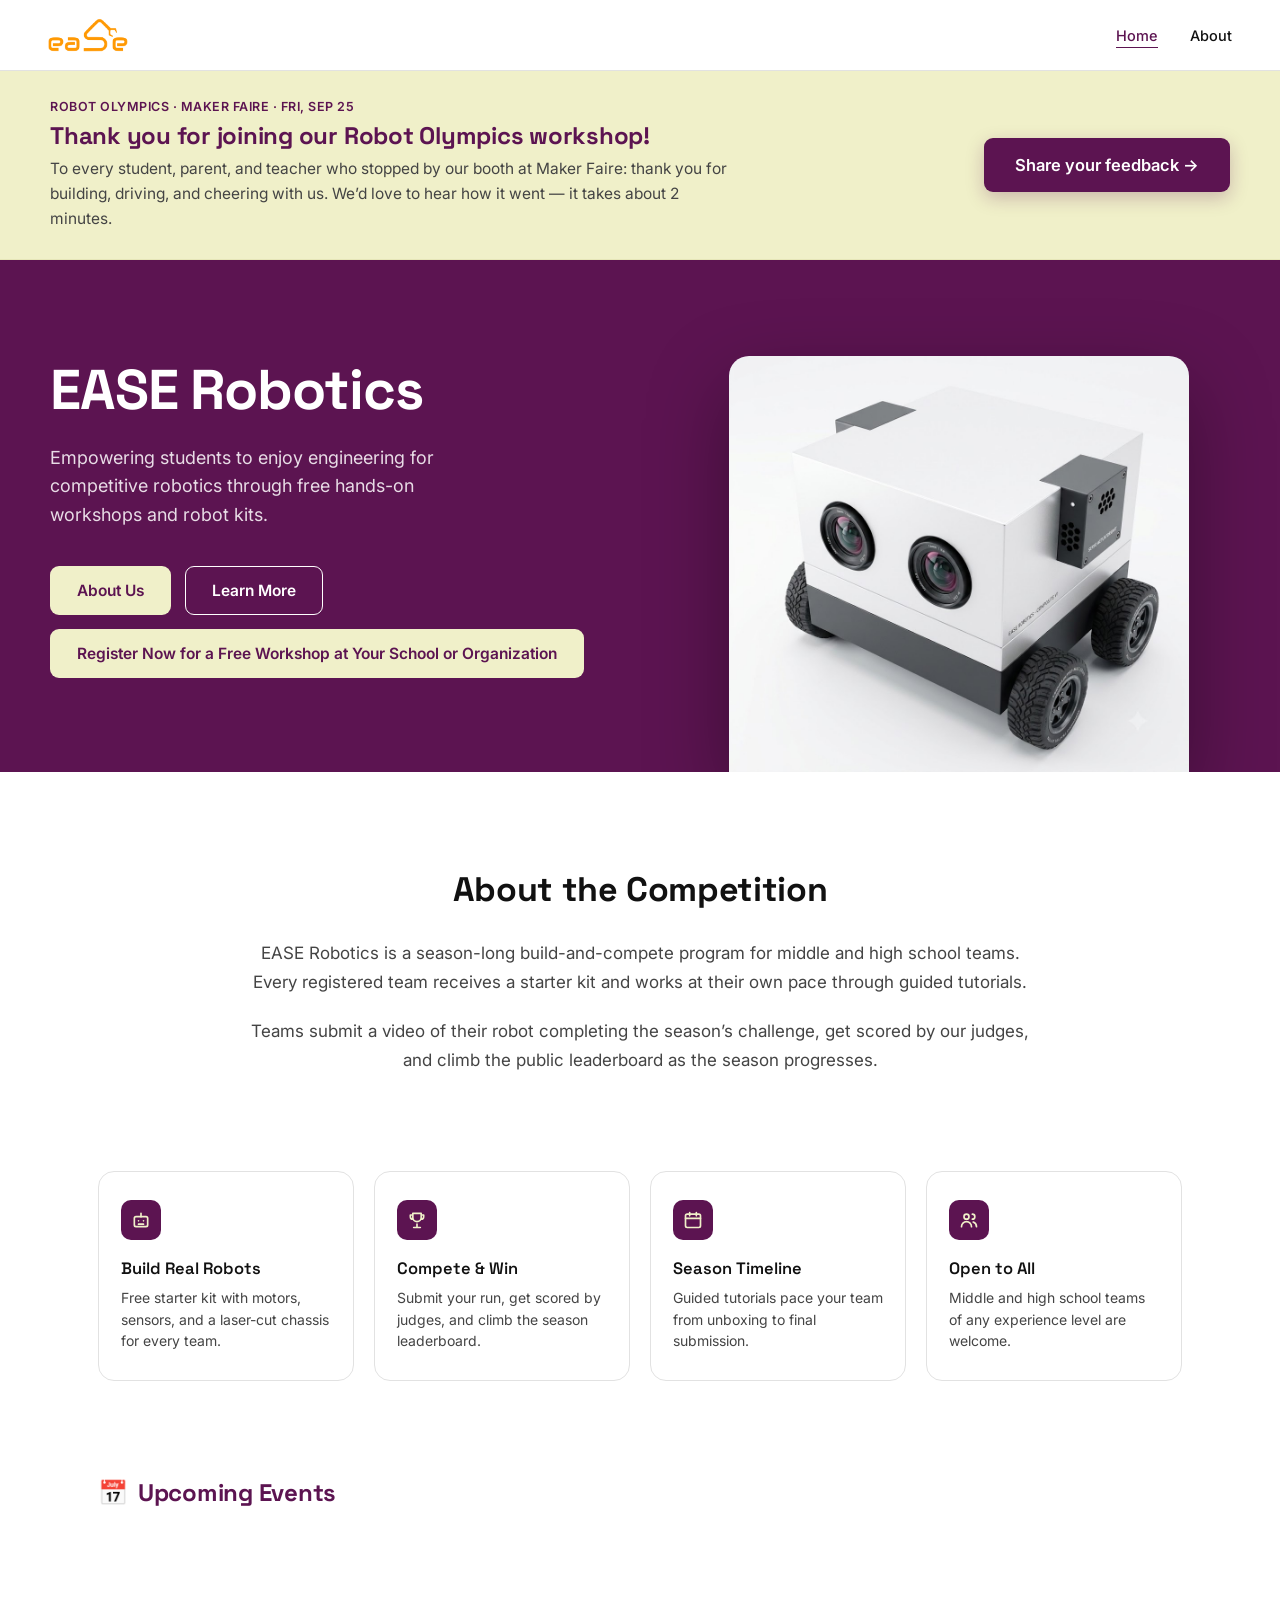
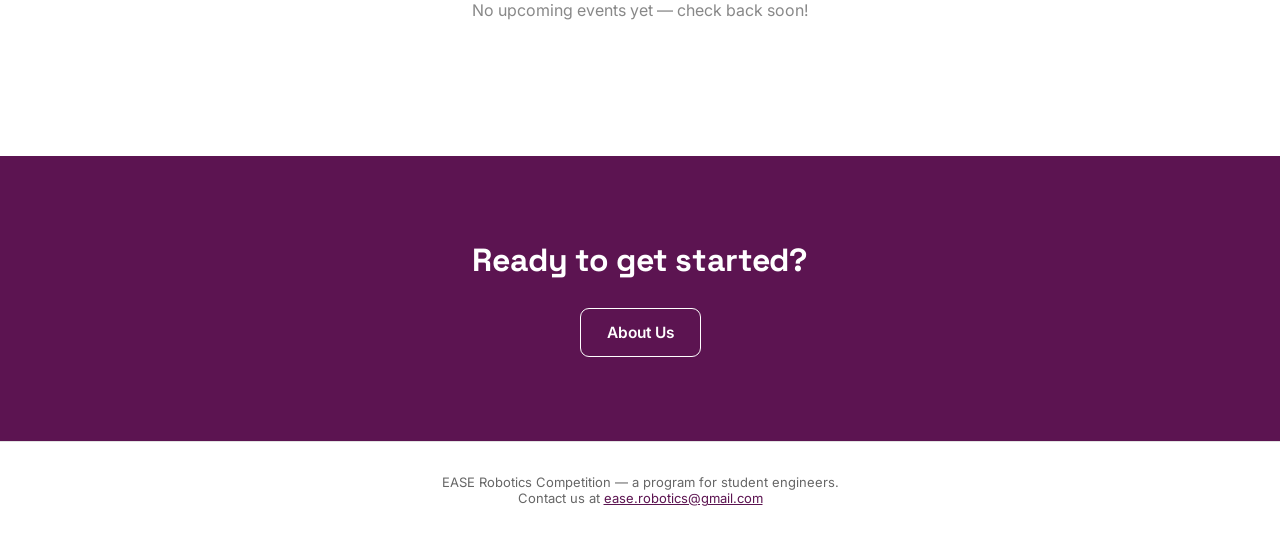
<file: index.html>
<!DOCTYPE html>
<html lang="en">
<head>
  <meta charset="utf-8">
  <meta name="viewport" content="width=device-width, initial-scale=1">
  <title>EASE Robotics</title>
  <meta name="description" content="EASE Robotics Competition Program — build, compete, and learn.">
  <link rel="icon" href="favicon.ico">
  <link rel="preconnect" href="https://fonts.googleapis.com">
  <link rel="preconnect" href="https://fonts.gstatic.com" crossorigin>
  <link href="https://fonts.googleapis.com/css2?family=Space+Grotesk:wght@500;600;700&family=Inter:wght@400;500;600&display=swap" rel="stylesheet">
  <link rel="stylesheet" href="assets/css/style.css">
</head>
<body>
  <div id="site-nav"></div>

  <main>
    <!-- THANK-YOU BANNER: Robot Olympics @ Maker Faire. Remove this section when it's no longer needed. -->
    <section class="thanks">
      <div class="thanks-inner">
        <div class="thanks-copy">
          <div class="thanks-tag">Robot Olympics &middot; Maker Faire &middot; Fri, Sep 25</div>
          <h2>Thank you for joining our Robot Olympics workshop!</h2>
          <p>To every student, parent, and teacher who stopped by our booth at Maker Faire: thank you for building, driving, and cheering with us. We&rsquo;d love to hear how it went &mdash; it takes about 2 minutes.</p>
        </div>
        <a class="btn btn-plum thanks-btn" href="https://docs.google.com/forms/d/e/1FAIpQLSc_MN0c_Vrl3FiwAUqZ8tep7KDp8MDtiIQJu3tSAh7953Lrdw/viewform" target="_blank" rel="noopener noreferrer">Share your feedback &rarr;</a>
      </div>
    </section>

    <!-- HERO -->
    <section class="hero">
      <div class="hero-grid">
        <div class="hero-copy">
          <h1>EASE Robotics</h1>
          <p>Empowering students to enjoy engineering for competitive robotics through free hands-on workshops and robot kits.</p>
          <div class="btn-row">
            <a class="btn btn-peach" href="about.html">About Us</a>
            <a class="btn btn-outline" href="#about">Learn More</a>
          </div>
          <div class="btn-row" style="margin-top:14px">
            <a class="btn btn-peach" href="https://forms.gle/8mj1gLEe8gCCvJdj9" target="_blank" rel="noopener noreferrer">Register Now for a Free Workshop at Your School or Organization</a>
          </div>
        </div>
        <div class="hero-art">
          <img src="assets/img/ease_robot_rendered.jpeg" alt="EASE Robotics composite robot render">
        </div>
      </div>
    </section>

    <!-- ABOUT -->
    <section id="about" class="about narrow">
      <h2>About the Competition</h2>
      <p>EASE Robotics is a season-long build-and-compete program for middle and high school teams. Every registered team receives a starter kit and works at their own pace through guided tutorials.</p>
      <p>Teams submit a video of their robot completing the season&rsquo;s challenge, get scored by our judges, and climb the public leaderboard as the season progresses.</p>
    </section>

    <!-- HIGHLIGHTS -->
    <section class="container">
      <div class="highlights">
        <div class="highlight">
          <div class="highlight-icon"><svg width="20" height="20" viewBox="0 0 24 24" fill="none" stroke="currentColor" stroke-width="2" stroke-linecap="round" stroke-linejoin="round"><rect x="4" y="8" width="16" height="12" rx="2"/><path d="M12 8V4M9 13h.01M15 13h.01M9 17h6"/></svg></div>
          <div class="highlight-title">Build Real Robots</div>
          <div class="highlight-desc">Free starter kit with motors, sensors, and a laser-cut chassis for every team.</div>
        </div>
        <div class="highlight">
          <div class="highlight-icon"><svg width="20" height="20" viewBox="0 0 24 24" fill="none" stroke="currentColor" stroke-width="2" stroke-linecap="round" stroke-linejoin="round"><path d="M8 21h8M12 17v4M7 4h10v5a5 5 0 0 1-10 0V4zM7 6H4v2a3 3 0 0 0 3 3M17 6h3v2a3 3 0 0 1-3 3"/></svg></div>
          <div class="highlight-title">Compete &amp; Win</div>
          <div class="highlight-desc">Submit your run, get scored by judges, and climb the season leaderboard.</div>
        </div>
        <div class="highlight">
          <div class="highlight-icon"><svg width="20" height="20" viewBox="0 0 24 24" fill="none" stroke="currentColor" stroke-width="2" stroke-linecap="round" stroke-linejoin="round"><rect x="3" y="5" width="18" height="16" rx="2"/><path d="M16 3v4M8 3v4M3 10h18"/></svg></div>
          <div class="highlight-title">Season Timeline</div>
          <div class="highlight-desc">Guided tutorials pace your team from unboxing to final submission.</div>
        </div>
        <div class="highlight">
          <div class="highlight-icon"><svg width="20" height="20" viewBox="0 0 24 24" fill="none" stroke="currentColor" stroke-width="2" stroke-linecap="round" stroke-linejoin="round"><circle cx="9" cy="8" r="3"/><path d="M3 20a6 6 0 0 1 12 0M16 5a3 3 0 0 1 0 6M21 20a6 6 0 0 0-4-5.6"/></svg></div>
          <div class="highlight-title">Open to All</div>
          <div class="highlight-desc">Middle and high school teams of any experience level are welcome.</div>
        </div>
      </div>
    </section>

    <!-- EVENTS -->
    <section class="container section">
      <h2 class="section-title"><span>📅</span> Upcoming Events</h2>
      <div id="events"></div>
    </section>

    <!-- CTA -->
    <section class="cta">
      <h2>Ready to get started?</h2>
      <div class="btn-row">
        <a class="btn btn-peach" href="compete.html" data-needs="registerTeam">Register your team</a>
        <a class="btn btn-outline" href="about.html">About Us</a>
      </div>
    </section>
  </main>

  <div id="site-footer"></div>
  <script src="assets/js/config.js"></script>
  <script src="assets/js/site.js"></script>
</body>
</html>
</file>
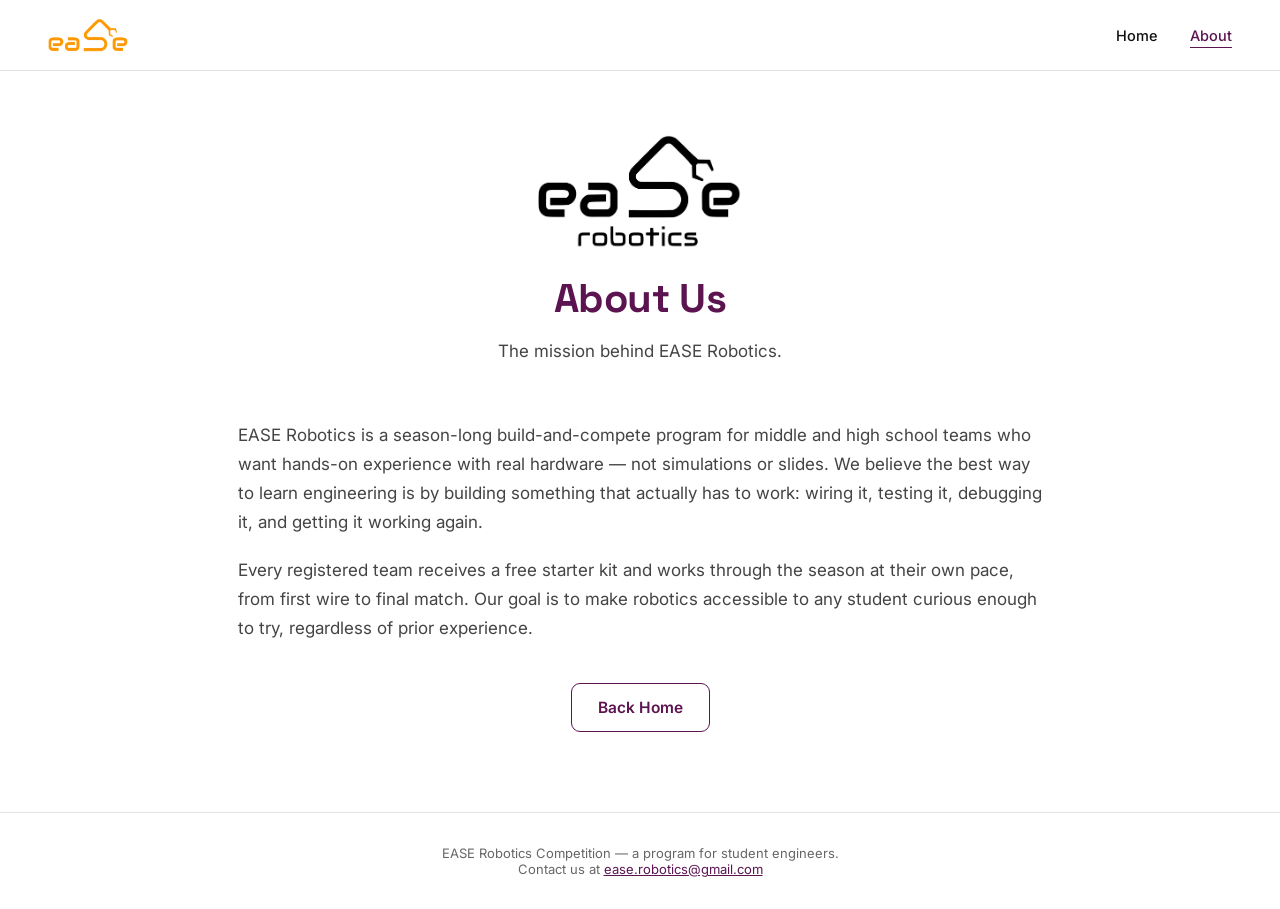
<file: about.html>
<!DOCTYPE html>
<html lang="en">
<head>
  <meta charset="utf-8">
  <meta name="viewport" content="width=device-width, initial-scale=1">
  <title>About — EASE Robotics</title>
  <meta name="description" content="The mission behind EASE Robotics, a season-long build-and-compete program for student engineers.">
  <link rel="icon" href="favicon.ico">
  <link rel="preconnect" href="https://fonts.googleapis.com">
  <link rel="preconnect" href="https://fonts.gstatic.com" crossorigin>
  <link href="https://fonts.googleapis.com/css2?family=Space+Grotesk:wght@500;600;700&family=Inter:wght@400;500;600&display=swap" rel="stylesheet">
  <link rel="stylesheet" href="assets/css/style.css">
</head>
<body>
  <div id="site-nav"></div>

  <main>
    <div class="container page narrow">
      <header class="page-head">
        <img class="about-logo" src="assets/img/EASE_Robotics_logo.png" alt="EASE Robotics logo">
        <h1>About Us</h1>
        <p>The mission behind EASE Robotics.</p>
      </header>

      <div class="about-body">
        <p>EASE Robotics is a season-long build-and-compete program for middle and high school teams who want hands-on experience with real hardware — not simulations or slides. We believe the best way to learn engineering is by building something that actually has to work: wiring it, testing it, debugging it, and getting it working again.</p>
        <p>Every registered team receives a free starter kit and works through the season at their own pace, from first wire to final match. Our goal is to make robotics accessible to any student curious enough to try, regardless of prior experience.</p>
      </div>

      <div class="btn-row" style="justify-content:center; margin-top:40px">
        <a class="btn btn-plum" href="compete.html" data-needs="registerTeam">Register your team</a>
        <a class="btn btn-outline" style="border-color:var(--plum); color:var(--plum)" href="index.html">Back Home</a>
      </div>
    </div>
  </main>

  <div id="site-footer"></div>
  <script src="assets/js/config.js"></script>
  <script src="assets/js/site.js"></script>
</body>
</html>
</file>
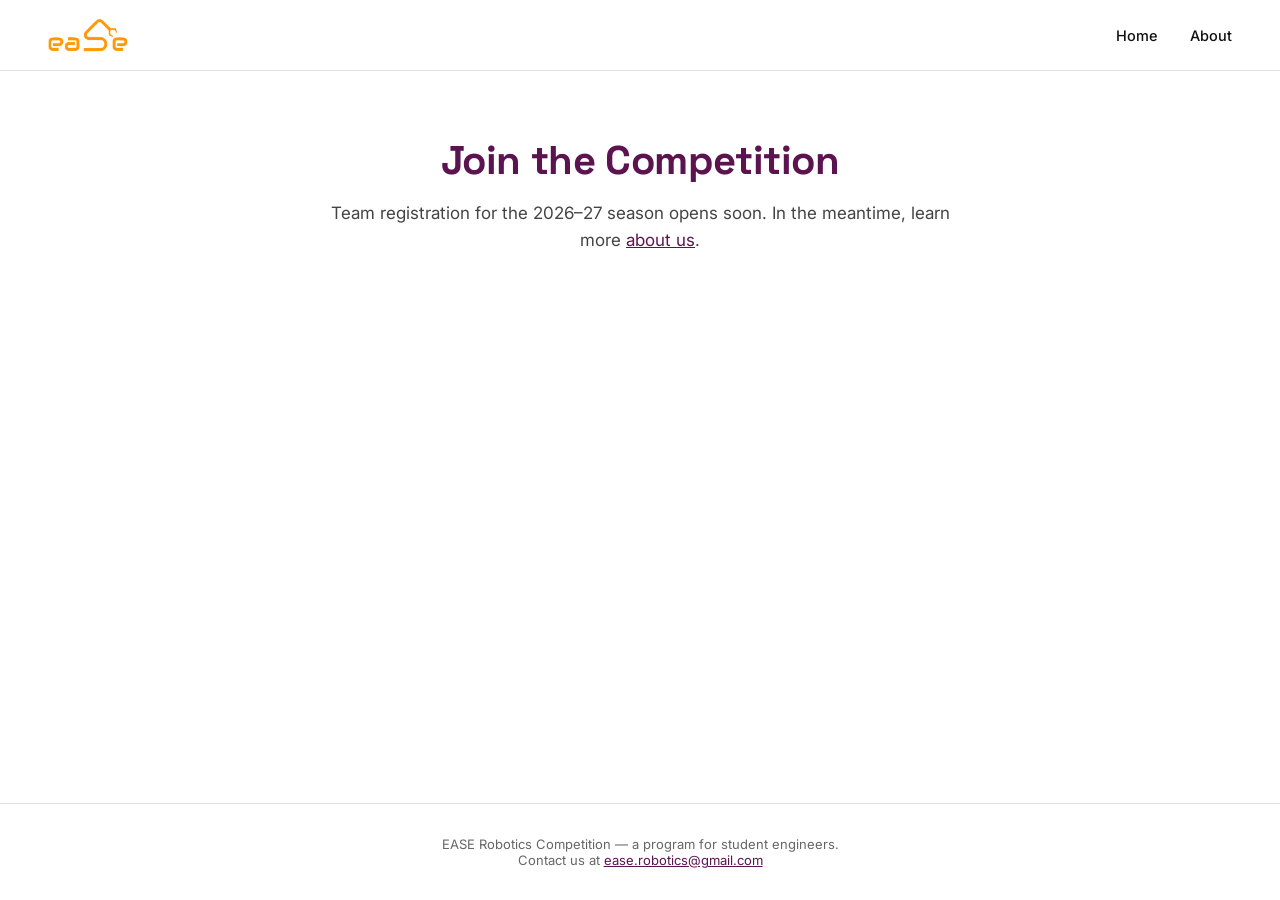
<file: compete.html>
<!DOCTYPE html>
<html lang="en">
<head>
  <meta charset="utf-8">
  <meta name="viewport" content="width=device-width, initial-scale=1">
  <title>Compete — EASE Robotics</title>
  <meta name="description" content="Register your team, request a free kit, and submit your competition video.">
  <link rel="icon" href="favicon.ico">
  <link rel="preconnect" href="https://fonts.googleapis.com">
  <link rel="preconnect" href="https://fonts.gstatic.com" crossorigin>
  <link href="https://fonts.googleapis.com/css2?family=Space+Grotesk:wght@500;600;700&family=Inter:wght@400;500;600&display=swap" rel="stylesheet">
  <link rel="stylesheet" href="assets/css/style.css">
</head>
<body>
  <div id="site-nav"></div>

  <main>
    <div class="container page" style="max-width:900px">
      <header class="page-head">
        <h1>Join the Competition</h1>
        <p data-needs="any">Three steps from sign-up to the leaderboard. Each step opens a short Google Form &mdash; no account needed.</p>
        <p data-unless="any">Team registration for the 2026&ndash;27 season opens soon. In the meantime, learn more <a href="about.html">about us</a>.</p>
      </header>

      <div class="steps">
        <section class="step" data-needs="registerTeam">
          <div class="step-num">1</div>
          <div>
            <h2>Register your team</h2>
            <p>One registration per team. Tell us who you are and how to reach you.</p>
            <ul>
              <li>Team name and school or organization</li>
              <li>Grade level: Middle School (6–8), High School (9–12), or Mixed</li>
              <li>Number of team members (1–10)</li>
              <li>Team contact name and email</li>
            </ul>
          </div>
          <a class="btn btn-plum" data-form="registerTeam">Register team</a>
        </section>

        <section class="step" data-needs="requestKit">
          <div class="step-num">2</div>
          <div>
            <h2>Request your free kit</h2>
            <p>Every registered team can claim one free starter kit while supplies last.</p>
            <ul>
              <li>Your registered team name</li>
              <li>Shipping address</li>
            </ul>
          </div>
          <a class="btn btn-plum" data-form="requestKit">Request kit</a>
        </section>

        <section class="step" data-needs="submitVideo">
          <div class="step-num">3</div>
          <div>
            <h2>Submit your competition video</h2>
            <p>Record your robot completing the season&rsquo;s challenge. You can resubmit any time before the deadline &mdash; we grade your latest entry.</p>
            <ul>
              <li>YouTube or Google Drive link (set to public or &ldquo;anyone with the link can view&rdquo;)</li>
              <li>A short description of what your robot is doing</li>
            </ul>
          </div>
          <a class="btn btn-plum" data-form="submitVideo">Submit video</a>
        </section>
      </div>

      <div class="callout" data-needs="any">
        <h3>After you submit</h3>
        <p>Our judges score each video out of 100, and we&rsquo;ll email your team contact with your score and any kit updates.</p>
      </div>
    </div>
  </main>

  <div id="site-footer"></div>
  <script src="assets/js/config.js"></script>
  <script src="assets/js/site.js"></script>
</body>
</html>
</file>
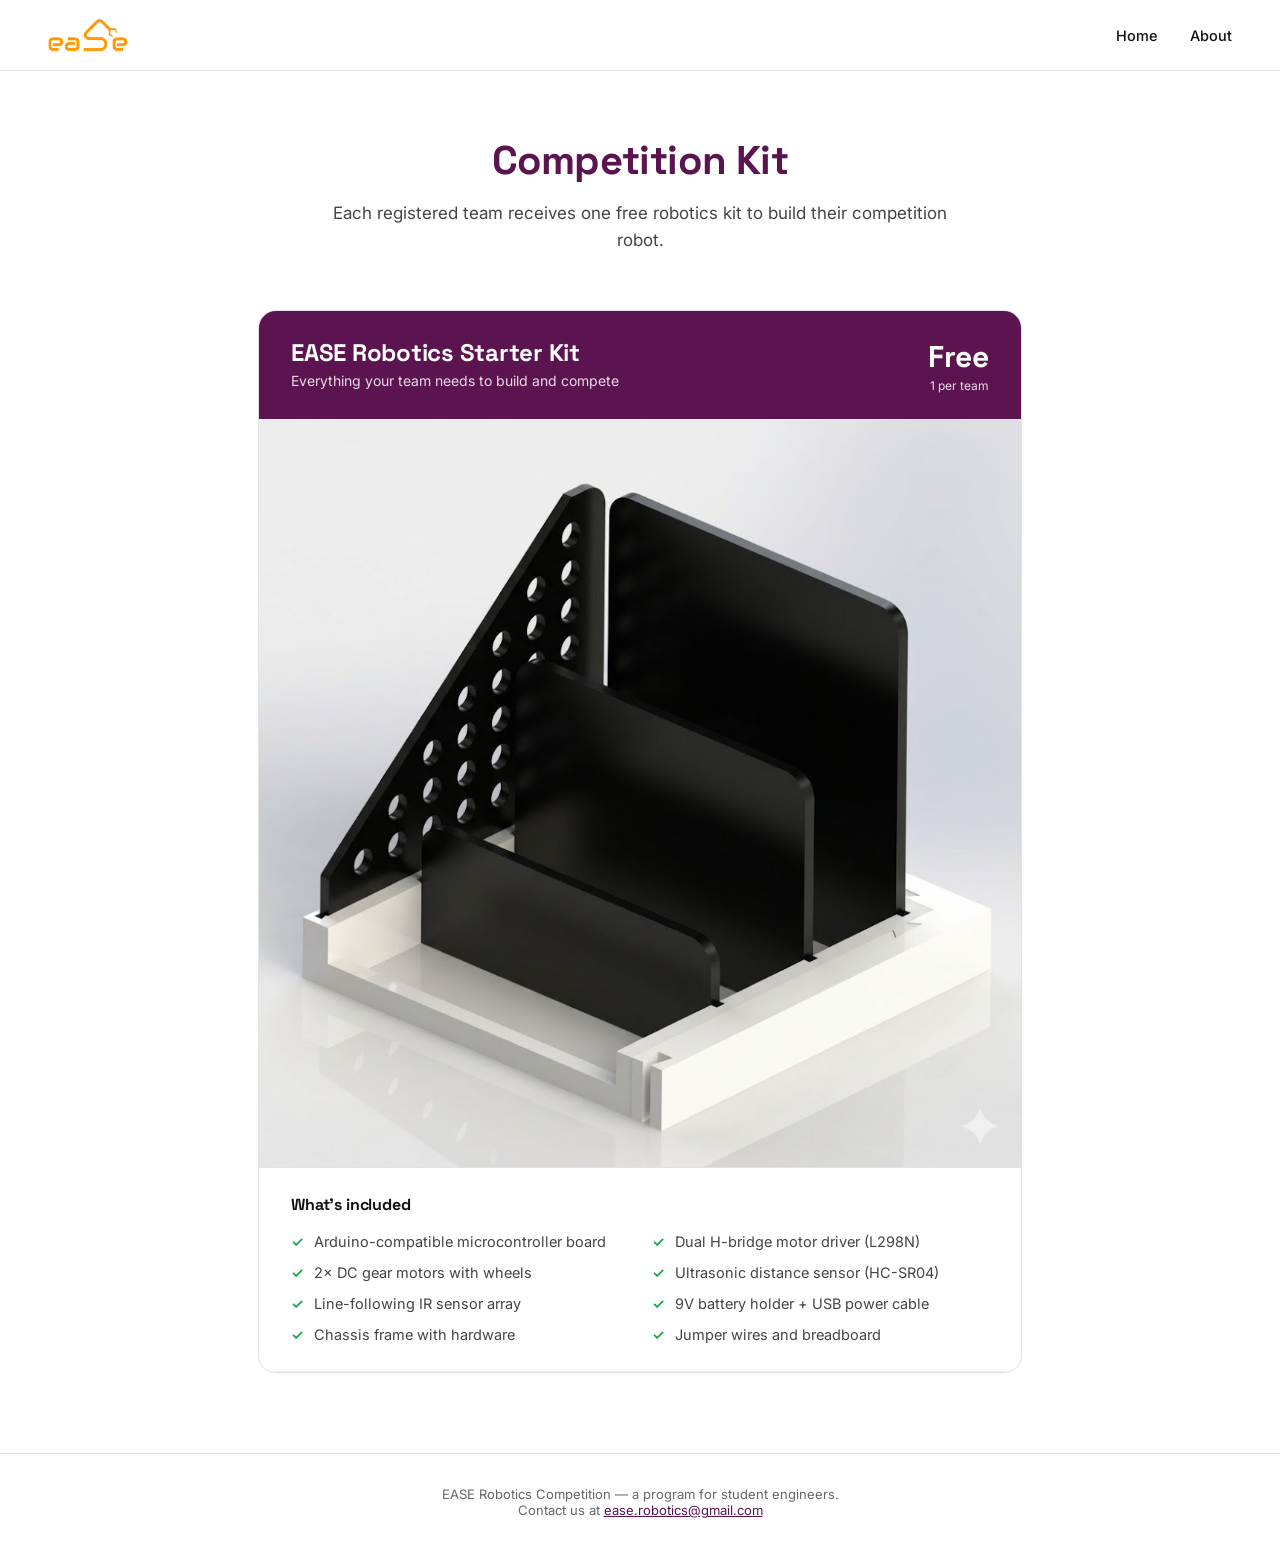
<file: kit.html>
<!DOCTYPE html>
<html lang="en">
<head>
  <meta charset="utf-8">
  <meta name="viewport" content="width=device-width, initial-scale=1">
  <title>Kit — EASE Robotics</title>
  <meta name="description" content="The free EASE Robotics starter kit for registered teams.">
  <link rel="icon" href="favicon.ico">
  <link rel="preconnect" href="https://fonts.googleapis.com">
  <link rel="preconnect" href="https://fonts.gstatic.com" crossorigin>
  <link href="https://fonts.googleapis.com/css2?family=Space+Grotesk:wght@500;600;700&family=Inter:wght@400;500;600&display=swap" rel="stylesheet">
  <link rel="stylesheet" href="assets/css/style.css">
</head>
<body>
  <div id="site-nav"></div>

  <main>
    <div class="container page" style="max-width:860px">
      <header class="page-head">
        <h1>Competition Kit</h1>
        <p>Each registered team receives one free robotics kit to build their competition robot.</p>
      </header>

      <div class="kit-card">
        <div class="kit-head">
          <div>
            <h2>EASE Robotics Starter Kit</h2>
            <p>Everything your team needs to build and compete</p>
          </div>
          <div class="kit-price"><strong>Free</strong><span>1 per team</span></div>
        </div>
        <img class="kit-img" src="assets/img/ease_robot_field_rendered.jpeg" alt="EASE Robotics drive-base chassis kit render">
        <div class="kit-section">
          <h3>What&rsquo;s included</h3>
          <ul class="checklist">
              <li>Arduino-compatible microcontroller board</li>
              <li>Dual H-bridge motor driver (L298N)</li>
              <li>2× DC gear motors with wheels</li>
              <li>Ultrasonic distance sensor (HC-SR04)</li>
              <li>Line-following IR sensor array</li>
              <li>9V battery holder + USB power cable</li>
              <li>Chassis frame with hardware</li>
              <li>Jumper wires and breadboard</li>
          </ul>
        </div>
        <div class="kit-section" data-needs="requestKit">
          <p class="muted">Kits are limited and given out first come, first served to registered teams. Register your team first, then request your kit.</p>
          <div class="btn-row" style="margin-top:16px">
            <a class="btn btn-plum" data-form="requestKit">Request Free Kit</a>
            <a class="btn btn-outline" style="border-color:var(--plum);color:var(--plum)" href="compete.html">How to participate</a>
          </div>
          <p class="muted-sm">We&rsquo;ll email your team contact when your kit is approved and again when it ships.</p>
        </div>
      </div>
    </div>
  </main>

  <div id="site-footer"></div>
  <script src="assets/js/config.js"></script>
  <script src="assets/js/site.js"></script>
</body>
</html>
</file>
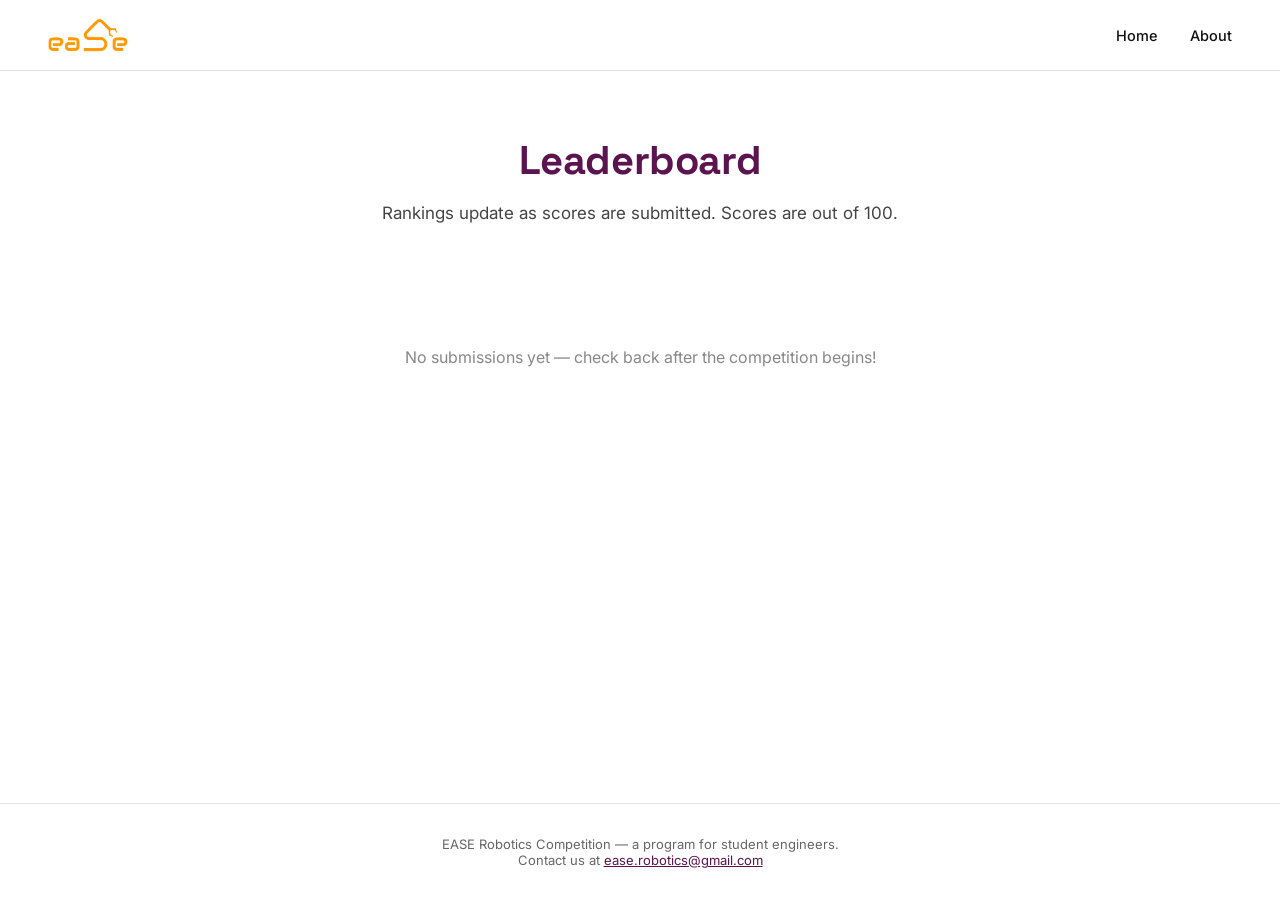
<file: rankings.html>
<!DOCTYPE html>
<html lang="en">
<head>
  <meta charset="utf-8">
  <meta name="viewport" content="width=device-width, initial-scale=1">
  <title>Rankings — EASE Robotics</title>
  <meta name="description" content="EASE Robotics Competition leaderboard.">
  <link rel="icon" href="favicon.ico">
  <link rel="preconnect" href="https://fonts.googleapis.com">
  <link rel="preconnect" href="https://fonts.gstatic.com" crossorigin>
  <link href="https://fonts.googleapis.com/css2?family=Space+Grotesk:wght@500;600;700&family=Inter:wght@400;500;600&display=swap" rel="stylesheet">
  <link rel="stylesheet" href="assets/css/style.css">
</head>
<body>
  <div id="site-nav"></div>

  <main>
    <div class="container page narrow">
      <header class="page-head">
        <h1>Leaderboard</h1>
        <p>Rankings update as scores are submitted. Scores are out of 100.</p>
      </header>
      <div id="rankings"><p class="empty">Loading rankings…</p></div>
    </div>
  </main>

  <div id="site-footer"></div>
  <script src="assets/js/config.js"></script>
  <script src="assets/js/site.js"></script>
</body>
</html>
</file>
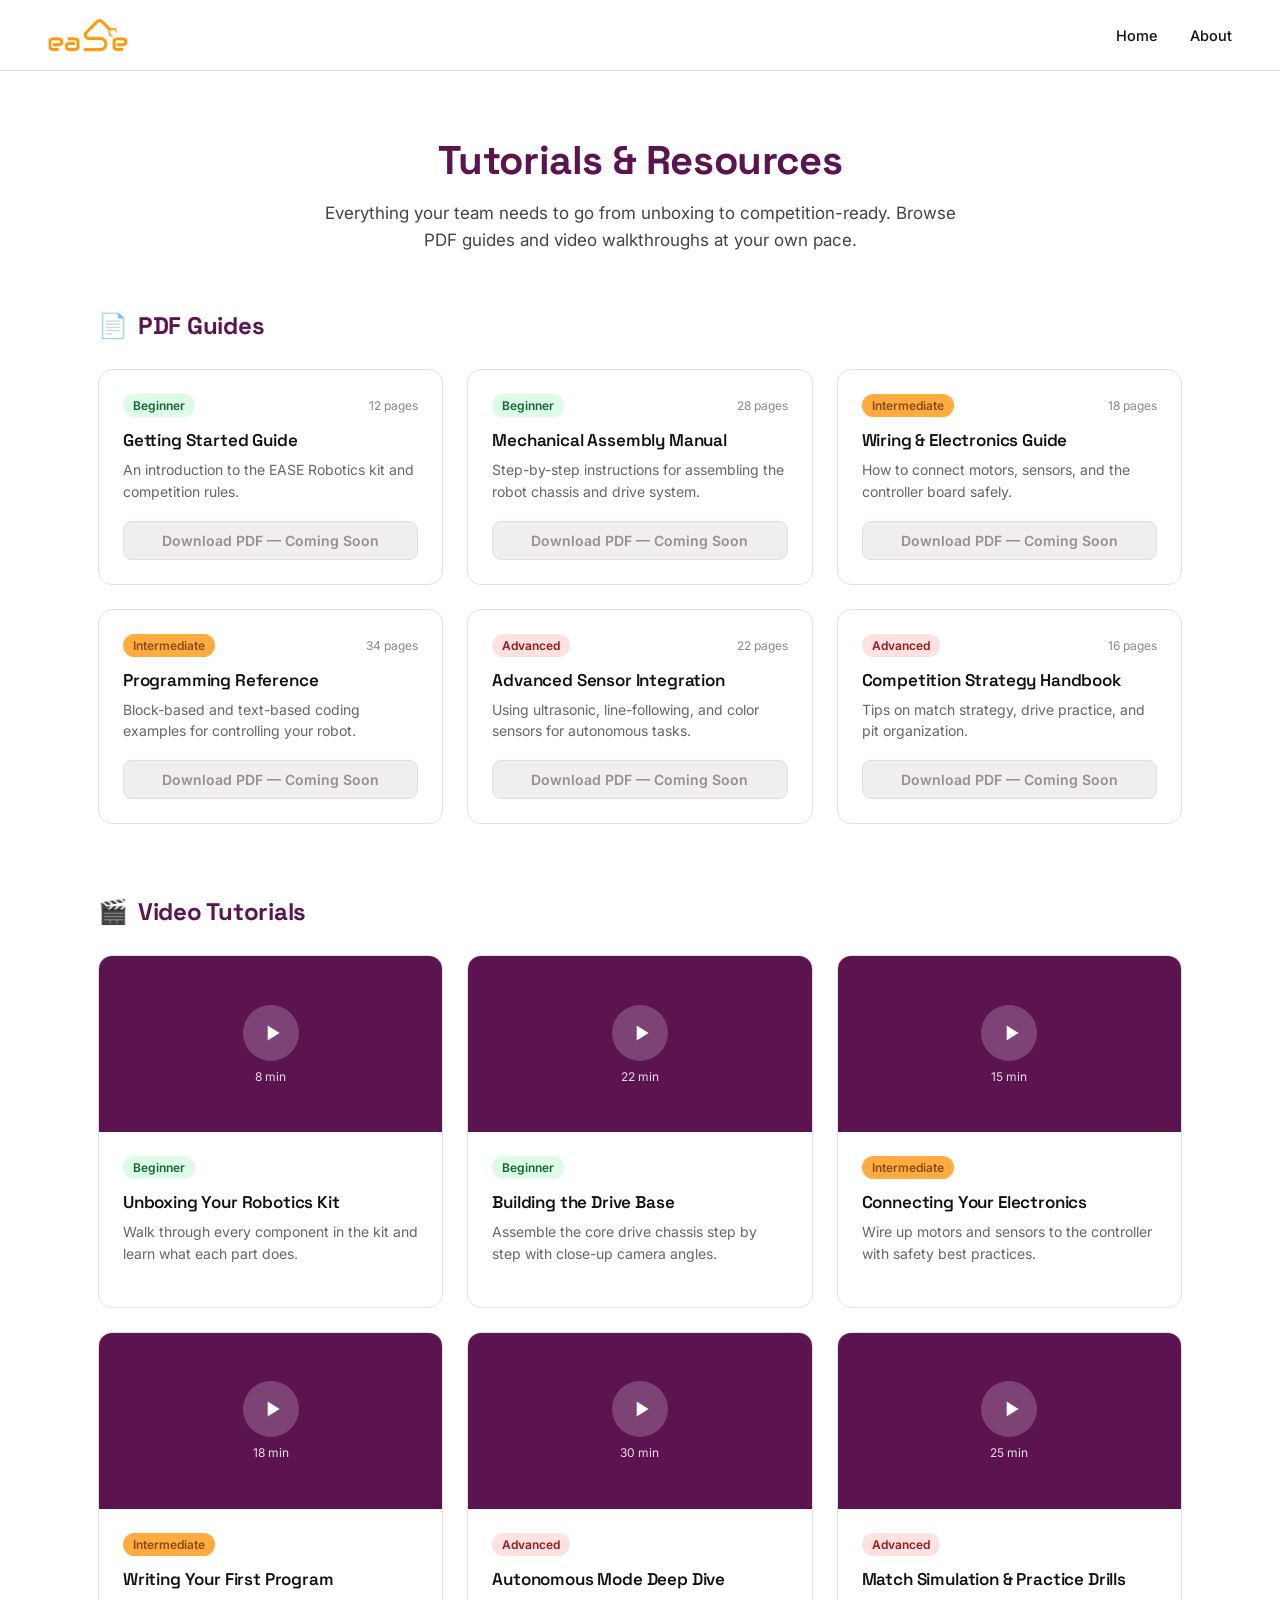
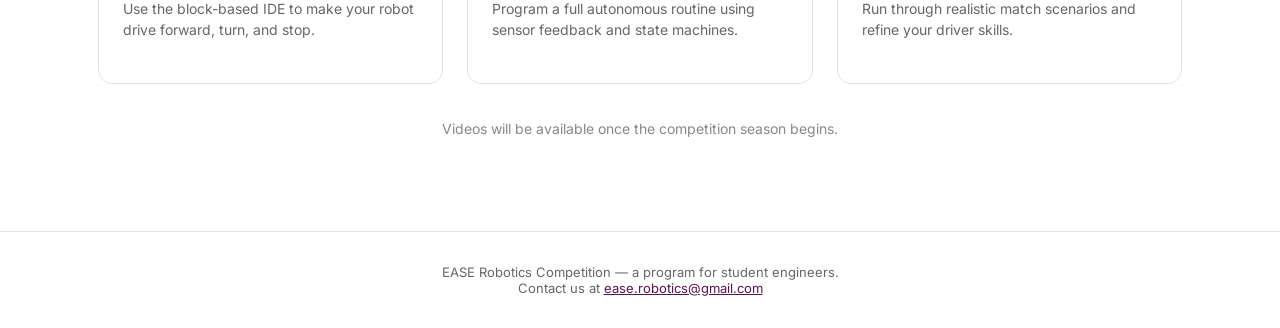
<file: tutorials.html>
<!DOCTYPE html>
<html lang="en">
<head>
  <meta charset="utf-8">
  <meta name="viewport" content="width=device-width, initial-scale=1">
  <title>Tutorials — EASE Robotics</title>
  <meta name="description" content="Tutorials, PDF guides, and video walkthroughs for EASE Robotics teams.">
  <link rel="icon" href="favicon.ico">
  <link rel="preconnect" href="https://fonts.googleapis.com">
  <link rel="preconnect" href="https://fonts.gstatic.com" crossorigin>
  <link href="https://fonts.googleapis.com/css2?family=Space+Grotesk:wght@500;600;700&family=Inter:wght@400;500;600&display=swap" rel="stylesheet">
  <link rel="stylesheet" href="assets/css/style.css">
</head>
<body>
  <div id="site-nav"></div>

  <main>
    <div class="container page">
      <header class="page-head">
        <h1>Tutorials &amp; Resources</h1>
        <p>Everything your team needs to go from unboxing to competition-ready. Browse PDF guides and video walkthroughs at your own pace.</p>
      </header>

      <section class="section">
        <h2 class="section-title"><span>📄</span> PDF Guides</h2>
        <div class="card-grid">
          <article class="card">
            <div class="card-body">
              <div class="card-meta"><span class="tag tag-beginner">Beginner</span><span>12 pages</span></div>
              <h3>Getting Started Guide</h3>
              <p>An introduction to the EASE Robotics kit and competition rules.</p>
              <!-- When the PDF is ready: put it in assets/pdf/ and replace this button with
                   <a class="btn btn-plum" href="assets/pdf/FILE.pdf" download>Download PDF</a> -->
              <button class="btn" disabled title="PDF coming soon">Download PDF — Coming Soon</button>
            </div>
          </article>
          <article class="card">
            <div class="card-body">
              <div class="card-meta"><span class="tag tag-beginner">Beginner</span><span>28 pages</span></div>
              <h3>Mechanical Assembly Manual</h3>
              <p>Step-by-step instructions for assembling the robot chassis and drive system.</p>
              <!-- When the PDF is ready: put it in assets/pdf/ and replace this button with
                   <a class="btn btn-plum" href="assets/pdf/FILE.pdf" download>Download PDF</a> -->
              <button class="btn" disabled title="PDF coming soon">Download PDF — Coming Soon</button>
            </div>
          </article>
          <article class="card">
            <div class="card-body">
              <div class="card-meta"><span class="tag tag-intermediate">Intermediate</span><span>18 pages</span></div>
              <h3>Wiring &amp; Electronics Guide</h3>
              <p>How to connect motors, sensors, and the controller board safely.</p>
              <!-- When the PDF is ready: put it in assets/pdf/ and replace this button with
                   <a class="btn btn-plum" href="assets/pdf/FILE.pdf" download>Download PDF</a> -->
              <button class="btn" disabled title="PDF coming soon">Download PDF — Coming Soon</button>
            </div>
          </article>
          <article class="card">
            <div class="card-body">
              <div class="card-meta"><span class="tag tag-intermediate">Intermediate</span><span>34 pages</span></div>
              <h3>Programming Reference</h3>
              <p>Block-based and text-based coding examples for controlling your robot.</p>
              <!-- When the PDF is ready: put it in assets/pdf/ and replace this button with
                   <a class="btn btn-plum" href="assets/pdf/FILE.pdf" download>Download PDF</a> -->
              <button class="btn" disabled title="PDF coming soon">Download PDF — Coming Soon</button>
            </div>
          </article>
          <article class="card">
            <div class="card-body">
              <div class="card-meta"><span class="tag tag-advanced">Advanced</span><span>22 pages</span></div>
              <h3>Advanced Sensor Integration</h3>
              <p>Using ultrasonic, line-following, and color sensors for autonomous tasks.</p>
              <!-- When the PDF is ready: put it in assets/pdf/ and replace this button with
                   <a class="btn btn-plum" href="assets/pdf/FILE.pdf" download>Download PDF</a> -->
              <button class="btn" disabled title="PDF coming soon">Download PDF — Coming Soon</button>
            </div>
          </article>
          <article class="card">
            <div class="card-body">
              <div class="card-meta"><span class="tag tag-advanced">Advanced</span><span>16 pages</span></div>
              <h3>Competition Strategy Handbook</h3>
              <p>Tips on match strategy, drive practice, and pit organization.</p>
              <!-- When the PDF is ready: put it in assets/pdf/ and replace this button with
                   <a class="btn btn-plum" href="assets/pdf/FILE.pdf" download>Download PDF</a> -->
              <button class="btn" disabled title="PDF coming soon">Download PDF — Coming Soon</button>
            </div>
          </article>
        </div>
      </section>

      <section>
        <h2 class="section-title"><span>🎬</span> Video Tutorials</h2>
        <div class="card-grid">
          <article class="card">
            <div class="thumb">
              <div class="thumb-play"><svg width="26" height="26" viewBox="0 0 24 24" fill="currentColor" style="margin-left:3px"><path d="M8 5v14l11-7z"/></svg></div>
              <span class="thumb-time">8 min</span>
            </div>
            <div class="card-body">
              <div class="card-meta"><span class="tag tag-beginner">Beginner</span></div>
              <h3>Unboxing Your Robotics Kit</h3>
              <p>Walk through every component in the kit and learn what each part does.</p>
            </div>
          </article>
          <article class="card">
            <div class="thumb">
              <div class="thumb-play"><svg width="26" height="26" viewBox="0 0 24 24" fill="currentColor" style="margin-left:3px"><path d="M8 5v14l11-7z"/></svg></div>
              <span class="thumb-time">22 min</span>
            </div>
            <div class="card-body">
              <div class="card-meta"><span class="tag tag-beginner">Beginner</span></div>
              <h3>Building the Drive Base</h3>
              <p>Assemble the core drive chassis step by step with close-up camera angles.</p>
            </div>
          </article>
          <article class="card">
            <div class="thumb">
              <div class="thumb-play"><svg width="26" height="26" viewBox="0 0 24 24" fill="currentColor" style="margin-left:3px"><path d="M8 5v14l11-7z"/></svg></div>
              <span class="thumb-time">15 min</span>
            </div>
            <div class="card-body">
              <div class="card-meta"><span class="tag tag-intermediate">Intermediate</span></div>
              <h3>Connecting Your Electronics</h3>
              <p>Wire up motors and sensors to the controller with safety best practices.</p>
            </div>
          </article>
          <article class="card">
            <div class="thumb">
              <div class="thumb-play"><svg width="26" height="26" viewBox="0 0 24 24" fill="currentColor" style="margin-left:3px"><path d="M8 5v14l11-7z"/></svg></div>
              <span class="thumb-time">18 min</span>
            </div>
            <div class="card-body">
              <div class="card-meta"><span class="tag tag-intermediate">Intermediate</span></div>
              <h3>Writing Your First Program</h3>
              <p>Use the block-based IDE to make your robot drive forward, turn, and stop.</p>
            </div>
          </article>
          <article class="card">
            <div class="thumb">
              <div class="thumb-play"><svg width="26" height="26" viewBox="0 0 24 24" fill="currentColor" style="margin-left:3px"><path d="M8 5v14l11-7z"/></svg></div>
              <span class="thumb-time">30 min</span>
            </div>
            <div class="card-body">
              <div class="card-meta"><span class="tag tag-advanced">Advanced</span></div>
              <h3>Autonomous Mode Deep Dive</h3>
              <p>Program a full autonomous routine using sensor feedback and state machines.</p>
            </div>
          </article>
          <article class="card">
            <div class="thumb">
              <div class="thumb-play"><svg width="26" height="26" viewBox="0 0 24 24" fill="currentColor" style="margin-left:3px"><path d="M8 5v14l11-7z"/></svg></div>
              <span class="thumb-time">25 min</span>
            </div>
            <div class="card-body">
              <div class="card-meta"><span class="tag tag-advanced">Advanced</span></div>
              <h3>Match Simulation &amp; Practice Drills</h3>
              <p>Run through realistic match scenarios and refine your driver skills.</p>
            </div>
          </article>
        </div>
        <p class="note">Videos will be available once the competition season begins.</p>
      </section>
    </div>
  </main>

  <div id="site-footer"></div>
  <script src="assets/js/config.js"></script>
  <script src="assets/js/site.js"></script>
</body>
</html>
</file>
<file: assets/css/style.css>
/* ─── EASE Robotics — shared styles ─────────────────────────────────────────── */

:root {
  --plum: #5C1451;
  --plum-dark: #4a1041;
  --peach: #F0F0C9;
  --peach-dark: #e6e6b8;
  --ink: #111111;
  --muted: #444444;
  --faint: #666666;
  --line: #e2e2e2;
  --soft: #f7f5f6;
  --display: 'Space Grotesk', sans-serif;
  --body: 'Inter', sans-serif;
}

* { box-sizing: border-box; }

html { height: 100%; scroll-behavior: smooth; }

body {
  min-height: 100%;
  display: flex;
  flex-direction: column;
  margin: 0;
  background: #ffffff;
  color: var(--ink);
  font-family: var(--body);
  -webkit-font-smoothing: antialiased;
}

main { flex: 1; }

::selection { background: var(--plum); color: var(--peach); }

img { max-width: 100%; }

/* Form-related content: hidden until its Google Form link is set (see site.js). */
[data-needs]:not(.is-ready) { display: none !important; }

a { color: var(--plum); }

h1, h2, h3 { font-family: var(--display); letter-spacing: -0.01em; }

.container { max-width: 1180px; margin: 0 auto; padding: 0 48px; }
.narrow { max-width: 900px; }

/* ─── Buttons ────────────────────────────────────────────────────────────── */

.btn {
  display: inline-block;
  font-family: var(--body);
  font-weight: 600;
  font-size: 15.5px;
  padding: 14px 26px;
  border-radius: 9px;
  text-decoration: none;
  border: 1px solid transparent;
  cursor: pointer;
  transition: background 0.15s, opacity 0.15s;
}
.btn-peach { background: var(--peach); color: var(--plum); }
.btn-peach:hover { background: var(--peach-dark); }
.btn-outline { border-color: #ffffff; color: #ffffff; background: transparent; }
.btn-outline:hover { background: rgba(255, 255, 255, 0.1); }
.btn-plum { background: var(--plum); color: #ffffff; }
.btn-plum:hover { background: var(--plum-dark); }
.btn-sm { font-size: 14.5px; padding: 10px 20px; border-radius: 8px; }
.btn:disabled {
  background: #f1eef0;
  color: #9b8a97;
  border-color: #e3dce1;
  cursor: not-allowed;
  pointer-events: none;
}

/* ─── Navbar ─────────────────────────────────────────────────────────────── */

.nav {
  position: sticky;
  top: 0;
  z-index: 20;
  background: #ffffff;
  border-bottom: 1px solid var(--line);
}
.nav-inner {
  display: flex;
  align-items: center;
  justify-content: space-between;
  padding: 18px 48px;
}
.brand {
  display: flex;
  align-items: center;
  gap: 10px;
  text-decoration: none;
  color: var(--ink);
}
.brand-logo { height: 34px; width: auto; display: block; }
.nav-links { display: flex; align-items: center; gap: 32px; }
.nav-links a:not(.btn) {
  color: var(--ink);
  text-decoration: none;
  font-size: 14.5px;
  font-weight: 500;
}
.nav-links a:not(.btn):hover,
.nav-links a[aria-current="page"]:not(.btn) { color: var(--plum); }
.nav-links a[aria-current="page"]:not(.btn) { text-decoration: underline; text-underline-offset: 6px; }
.nav-toggle {
  display: none;
  background: none;
  border: 1px solid var(--line);
  border-radius: 8px;
  padding: 8px 10px;
  cursor: pointer;
  color: var(--ink);
}
.nav-toggle svg { display: block; }

/* ─── Footer ─────────────────────────────────────────────────────────────── */

.footer {
  padding: 32px 48px;
  text-align: center;
  font-size: 13px;
  color: var(--faint);
  border-top: 1px solid var(--line);
}

/* ─── Landing ────────────────────────────────────────────────────────────── */

.thanks { background: var(--peach); border-bottom: 1px solid var(--peach-dark); padding: 28px 48px; }
.thanks-inner {
  max-width: 1180px;
  margin: 0 auto;
  display: flex;
  align-items: center;
  justify-content: space-between;
  gap: 32px;
}
.thanks-tag {
  font-size: 12.5px;
  font-weight: 600;
  letter-spacing: 0.04em;
  text-transform: uppercase;
  color: var(--plum);
  margin-bottom: 6px;
}
.thanks h2 { font-size: 24px; font-weight: 700; color: var(--plum); margin: 0 0 6px; }
.thanks p { margin: 0; font-size: 15.5px; line-height: 1.6; color: var(--muted); max-width: 680px; }
.thanks-btn { flex-shrink: 0; font-size: 16.5px; padding: 16px 30px; box-shadow: 0 6px 18px rgba(92, 20, 81, 0.25); }

.hero { background: var(--plum); padding: 96px 48px 0; overflow: hidden; }
.hero-grid {
  max-width: 1180px;
  margin: 0 auto;
  display: grid;
  grid-template-columns: 1.05fr 0.95fr;
  gap: 40px;
  align-items: center;
}
.hero-copy { padding-bottom: 90px; }
.pill {
  display: inline-block;
  padding: 6px 14px;
  border-radius: 999px;
  background: var(--peach);
  color: var(--plum);
  font-size: 13px;
  font-weight: 600;
  letter-spacing: 0.03em;
  margin-bottom: 24px;
}
.hero h1 {
  font-weight: 700;
  font-size: 56px;
  line-height: 1.05;
  letter-spacing: -0.02em;
  color: #ffffff;
  margin: 0 0 24px;
}
.hero p { font-size: 18px; line-height: 1.6; color: #e8dce6; max-width: 440px; margin: 0 0 36px; }
.btn-row { display: flex; gap: 14px; flex-wrap: wrap; }
.hero-art { display: flex; justify-content: center; align-items: flex-end; height: 100%; }
.hero-art img {
  width: 92%;
  max-width: 460px;
  border-radius: 20px 20px 0 0;
  box-shadow: 0 30px 80px rgba(0, 0, 0, 0.35);
  object-fit: cover;
  display: block;
}

.about { padding: 96px 48px; text-align: center; margin: 0 auto; }
.about h2 { font-weight: 700; font-size: 34px; margin: 0 0 28px; }
.about p { font-size: 17px; line-height: 1.7; color: var(--muted); margin: 0 0 20px; }
.about p:last-child { margin: 0; }

.kit-strip {
  display: grid;
  grid-template-columns: 1fr 1fr;
  gap: 28px;
  align-items: center;
  margin-bottom: 96px;
}
.kit-strip-img { border-radius: 18px; overflow: hidden; background: #f2f2f2; }
.kit-strip-img img { width: 100%; display: block; }
.kit-strip h3 { font-weight: 600; font-size: 24px; margin: 0 0 14px; }
.kit-strip p { font-size: 16px; line-height: 1.7; color: var(--muted); margin: 0 0 22px; }

.highlights { display: grid; grid-template-columns: repeat(4, 1fr); gap: 20px; padding-bottom: 96px; }
.highlight { border: 1px solid var(--line); border-radius: 16px; padding: 28px 22px; background: #ffffff; }
.highlight-icon {
  width: 40px;
  height: 40px;
  border-radius: 10px;
  background: var(--plum);
  margin-bottom: 18px;
  display: flex;
  align-items: center;
  justify-content: center;
  color: var(--peach);
}
.highlight-title { font-family: var(--display); font-weight: 600; font-size: 16.5px; margin-bottom: 8px; }
.highlight-desc { font-size: 14px; line-height: 1.55; color: var(--muted); }

.cta { background: var(--plum); padding: 84px 48px; text-align: center; }
.cta h2 { font-weight: 700; font-size: 32px; color: #ffffff; margin: 0 0 28px; }
.cta .btn-row { justify-content: center; }

/* About */
.about-logo { max-width: 220px; margin: 0 auto 24px; display: block; }
.about-body p { font-size: 17px; line-height: 1.7; color: var(--muted); margin: 0 0 20px; }
.about-body p:last-child { margin: 0; }

/* ─── Inner pages ────────────────────────────────────────────────────────── */

.page { padding-top: 64px; padding-bottom: 80px; }
.page-head { text-align: center; margin-bottom: 56px; }
.page-head h1 { font-size: 40px; font-weight: 700; color: var(--plum); margin: 0 0 14px; }
.page-head p { color: var(--muted); font-size: 17px; line-height: 1.6; max-width: 640px; margin: 0 auto; }

.section-title {
  font-size: 24px;
  font-weight: 700;
  color: var(--plum);
  margin: 0 0 28px;
  display: flex;
  align-items: center;
  gap: 10px;
}
.section { margin-bottom: 72px; }

.card-grid { display: grid; grid-template-columns: repeat(3, 1fr); gap: 24px; }
.card {
  background: #ffffff;
  border: 1px solid var(--line);
  border-radius: 14px;
  overflow: hidden;
  display: flex;
  flex-direction: column;
  transition: box-shadow 0.15s;
}
.card:hover { box-shadow: 0 6px 20px rgba(0, 0, 0, 0.06); }
.card-body { padding: 24px; display: flex; flex-direction: column; flex: 1; }
.card-meta { display: flex; justify-content: space-between; align-items: center; margin-bottom: 12px; font-size: 12px; color: #888; }
.card h3 { font-size: 17px; font-weight: 600; margin: 0 0 8px; }
.card p { font-size: 14px; line-height: 1.55; color: var(--faint); margin: 0 0 18px; flex: 1; }
.card .btn { width: 100%; text-align: center; font-size: 14px; padding: 10px; }

.tag { font-size: 12px; font-weight: 600; padding: 4px 10px; border-radius: 999px; }
.tag-beginner { background: #dcfce7; color: #166534; }
.tag-intermediate { background: #ffab40; color: #854d0e; }
.tag-advanced { background: #fee2e2; color: #991b1b; }
.event-date { font-size: 12px; font-weight: 600; padding: 4px 10px; border-radius: 999px; background: var(--plum); color: #ffffff; }

.thumb {
  background: var(--plum);
  height: 176px;
  display: flex;
  flex-direction: column;
  align-items: center;
  justify-content: center;
  gap: 8px;
}
.thumb-play {
  width: 56px;
  height: 56px;
  border-radius: 50%;
  background: rgba(255, 255, 255, 0.2);
  display: flex;
  align-items: center;
  justify-content: center;
  color: #ffffff;
}
.thumb-time { color: #e8dce6; font-size: 12px; }
.note { text-align: center; color: #888; font-size: 14px; margin-top: 36px; }

/* Leaderboard */
.table-wrap { border: 1px solid var(--line); border-radius: 16px; overflow-x: auto; }
table { width: 100%; border-collapse: collapse; font-size: 14.5px; }
thead tr { background: var(--plum); color: #ffffff; text-align: left; }
th { padding: 16px 24px; font-weight: 600; }
td { padding: 16px 24px; }
tbody tr:nth-child(even) { background: #fafafa; }
.rank, .score { font-weight: 600; color: var(--plum); }
.num { text-align: right; white-space: nowrap; }
.team-name { font-weight: 500; }
.school { color: var(--faint); }
.empty { text-align: center; color: #888; padding: 64px 0; }

/* Kit */
.kit-card { border: 1px solid var(--line); border-radius: 18px; overflow: hidden; box-shadow: 0 1px 3px rgba(0, 0, 0, 0.04); }
.kit-head {
  background: var(--plum);
  color: #ffffff;
  padding: 26px 32px;
  display: flex;
  justify-content: space-between;
  align-items: flex-start;
  gap: 16px;
}
.kit-head h2 { font-size: 24px; margin: 0 0 4px; }
.kit-head p { margin: 0; color: #e8dce6; font-size: 14px; }
.kit-price { text-align: right; flex-shrink: 0; }
.kit-price strong { font-family: var(--display); font-size: 30px; }
.kit-price span { display: block; font-size: 12px; color: #e8dce6; margin-top: 2px; }
.kit-img { display: block; width: 100%; border-bottom: 1px solid var(--line); }
.kit-section { padding: 26px 32px; border-bottom: 1px solid #f0f0f0; }
.kit-section:last-child { border-bottom: 0; }
.kit-section h3 { font-size: 16px; margin: 0 0 16px; }
.checklist { list-style: none; margin: 0; padding: 0; display: grid; grid-template-columns: 1fr 1fr; gap: 10px 24px; }
.checklist li { display: flex; gap: 10px; font-size: 14.5px; color: var(--muted); line-height: 1.45; }
.checklist li::before { content: "✓"; color: #16a34a; font-weight: 600; }
.muted { color: var(--faint); font-size: 14px; line-height: 1.6; }
.muted-sm { color: #888; font-size: 13px; margin: 12px 0 0; }

/* Compete steps */
.steps { display: grid; gap: 20px; }
.step {
  display: grid;
  grid-template-columns: 56px 1fr auto;
  gap: 24px;
  align-items: center;
  border: 1px solid var(--line);
  border-radius: 16px;
  padding: 28px;
}
.step-num {
  width: 56px;
  height: 56px;
  border-radius: 14px;
  background: var(--plum);
  color: var(--peach);
  font-family: var(--display);
  font-weight: 700;
  font-size: 24px;
  display: flex;
  align-items: center;
  justify-content: center;
}
.step h2 { font-size: 20px; margin: 0 0 6px; }
.step p { margin: 0 0 8px; color: var(--muted); font-size: 15px; line-height: 1.6; }
.step ul { margin: 0; padding-left: 18px; color: var(--faint); font-size: 13.5px; line-height: 1.7; }
.step .btn { white-space: nowrap; }

.callout {
  margin-top: 40px;
  background: var(--soft);
  border: 1px solid #ece4ea;
  border-radius: 16px;
  padding: 24px 28px;
  font-size: 15px;
  line-height: 1.65;
  color: var(--muted);
}
.callout h3 { margin: 0 0 8px; font-size: 17px; color: var(--ink); }
.callout p { margin: 0; }

/* ─── Responsive ─────────────────────────────────────────────────────────── */

@media (max-width: 960px) {
  .highlights { grid-template-columns: repeat(2, 1fr); }
  .card-grid { grid-template-columns: repeat(2, 1fr); }
  .hero h1 { font-size: 46px; }
}

@media (max-width: 760px) {
  .container { padding: 0 20px; }
  .nav-inner { padding: 14px 20px; }
  .nav-toggle { display: block; }
  .nav-links {
    display: none;
    position: absolute;
    top: 100%;
    left: 0;
    right: 0;
    flex-direction: column;
    align-items: stretch;
    gap: 0;
    background: #ffffff;
    border-bottom: 1px solid var(--line);
    padding: 8px 20px 20px;
  }
  .nav.open .nav-links { display: flex; }
  .nav-links a:not(.btn) { padding: 12px 0; border-bottom: 1px solid #f2f2f2; }
  .nav-links .btn { margin-top: 14px; text-align: center; }

  .thanks { padding: 24px 20px; }
  .thanks-inner { flex-direction: column; align-items: stretch; gap: 18px; }
  .thanks h2 { font-size: 20px; }
  .thanks-btn { text-align: center; }

  .hero { padding: 56px 20px 0; }
  .hero-grid { grid-template-columns: 1fr; gap: 8px; }
  .hero-copy { padding-bottom: 32px; }
  .hero h1 { font-size: 40px; }
  .about { padding: 64px 20px; }
  .about h2 { font-size: 28px; }
  .kit-strip { grid-template-columns: 1fr; margin-bottom: 64px; }
  .highlights { grid-template-columns: 1fr; padding-bottom: 64px; }
  .cta { padding: 64px 20px; }
  .cta h2 { font-size: 26px; }

  .page { padding-top: 40px; padding-bottom: 56px; }
  .page-head { margin-bottom: 40px; }
  .page-head h1 { font-size: 32px; }
  .card-grid { grid-template-columns: 1fr; }
  th, td { padding: 12px 14px; }
  .kit-head, .kit-section { padding: 22px 20px; }
  .checklist { grid-template-columns: 1fr; }
  .step { grid-template-columns: 1fr; gap: 16px; padding: 22px; }
  .step-num { width: 44px; height: 44px; font-size: 20px; border-radius: 11px; }
  .step .btn { text-align: center; }
  .footer { padding: 28px 20px; }
}
</file>
